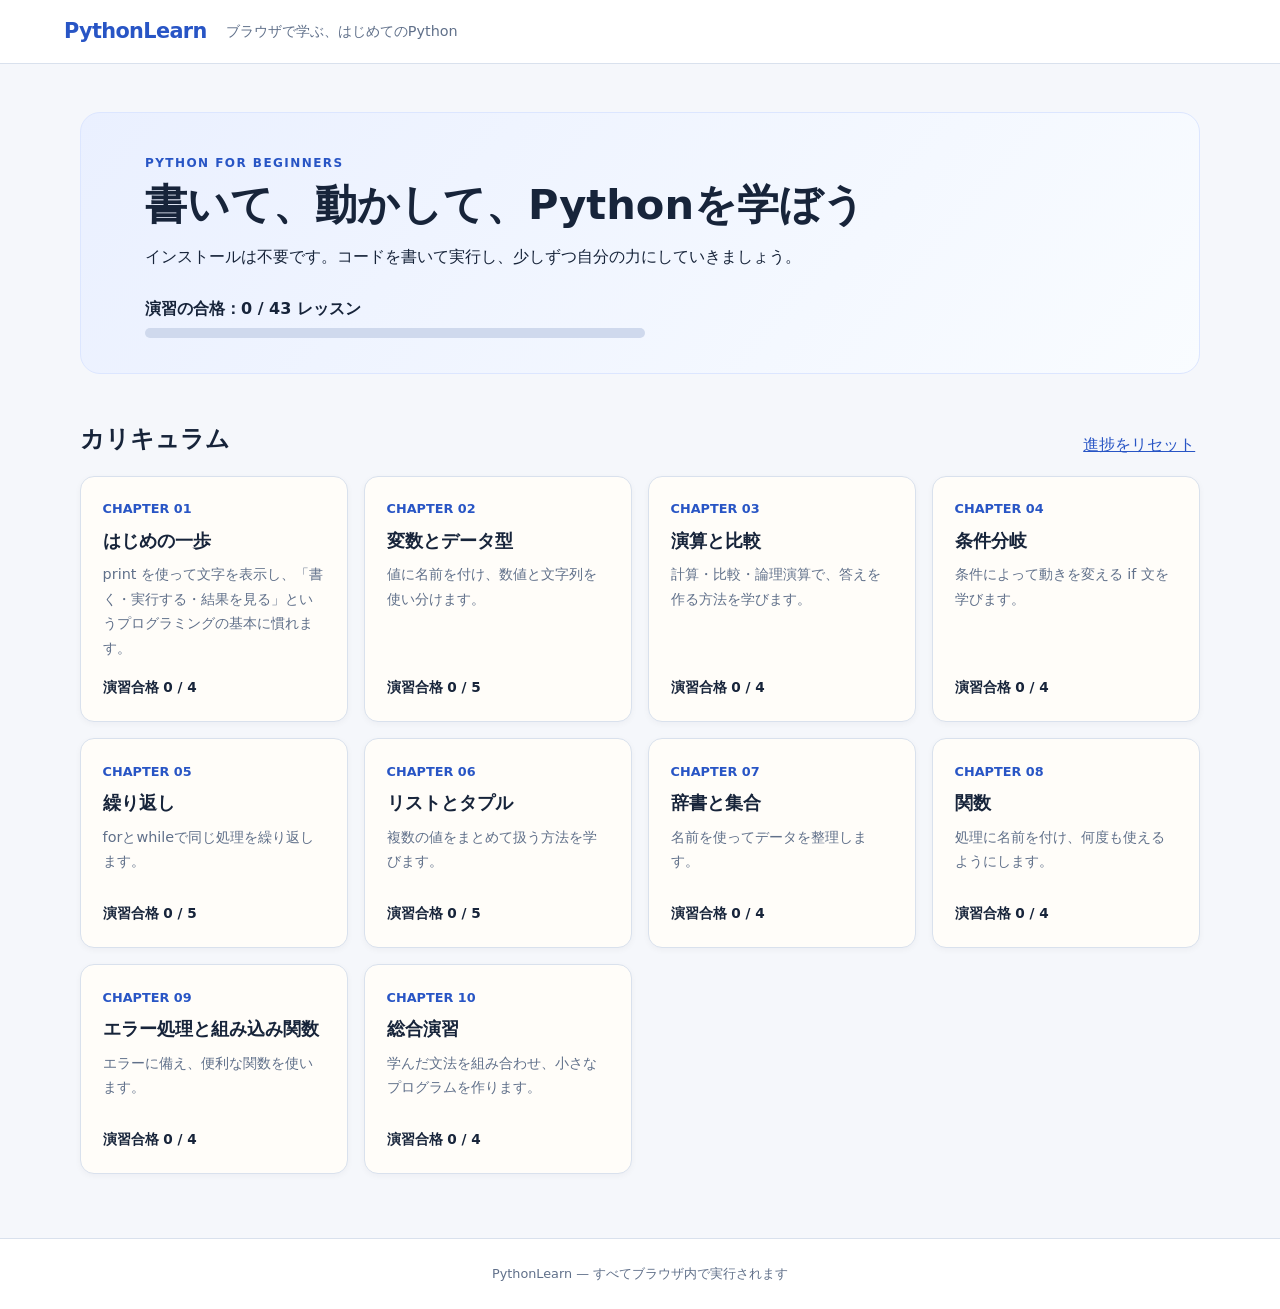
<file: index.html>
<!doctype html>
<html lang="ja">
<head>
  <meta charset="utf-8">
  <meta name="viewport" content="width=device-width, initial-scale=1">
  <title>PythonLearn | はじめてのPython</title>
  <link rel="stylesheet" href="./css/style.css">
</head>
<body>
  <header class="site-header">
    <a class="brand" href="./index.html" aria-label="PythonLearn トップページ">PythonLearn</a>
    <span class="tagline">ブラウザで学ぶ、はじめてのPython</span>
  </header>
  <main class="page-shell">
    <section class="hero" aria-labelledby="page-title">
      <p class="eyebrow">PYTHON FOR BEGINNERS</p>
      <h1 id="page-title">書いて、動かして、Pythonを学ぼう</h1>
      <p>インストールは不要です。コードを書いて実行し、少しずつ自分の力にしていきましょう。</p>
      <div class="progress-summary" aria-live="polite">
        <span id="progress-text">学習データを読み込んでいます…</span>
        <div class="progress-bar" aria-hidden="true"><span id="progress-bar-fill"></span></div>
      </div>
    </section>
    <section aria-labelledby="chapters-title">
      <div class="section-heading">
        <h2 id="chapters-title">カリキュラム</h2>
        <button id="reset-progress" class="text-button" type="button">進捗をリセット</button>
      </div>
      <div id="chapter-list" class="chapter-grid" aria-live="polite"></div>
      <p id="load-error" class="notice warning" hidden></p>
    </section>
  </main>
  <footer class="site-footer">PythonLearn — すべてブラウザ内で実行されます</footer>
  <script type="module" src="./js/app.js"></script>
</body>
</html>
</file>
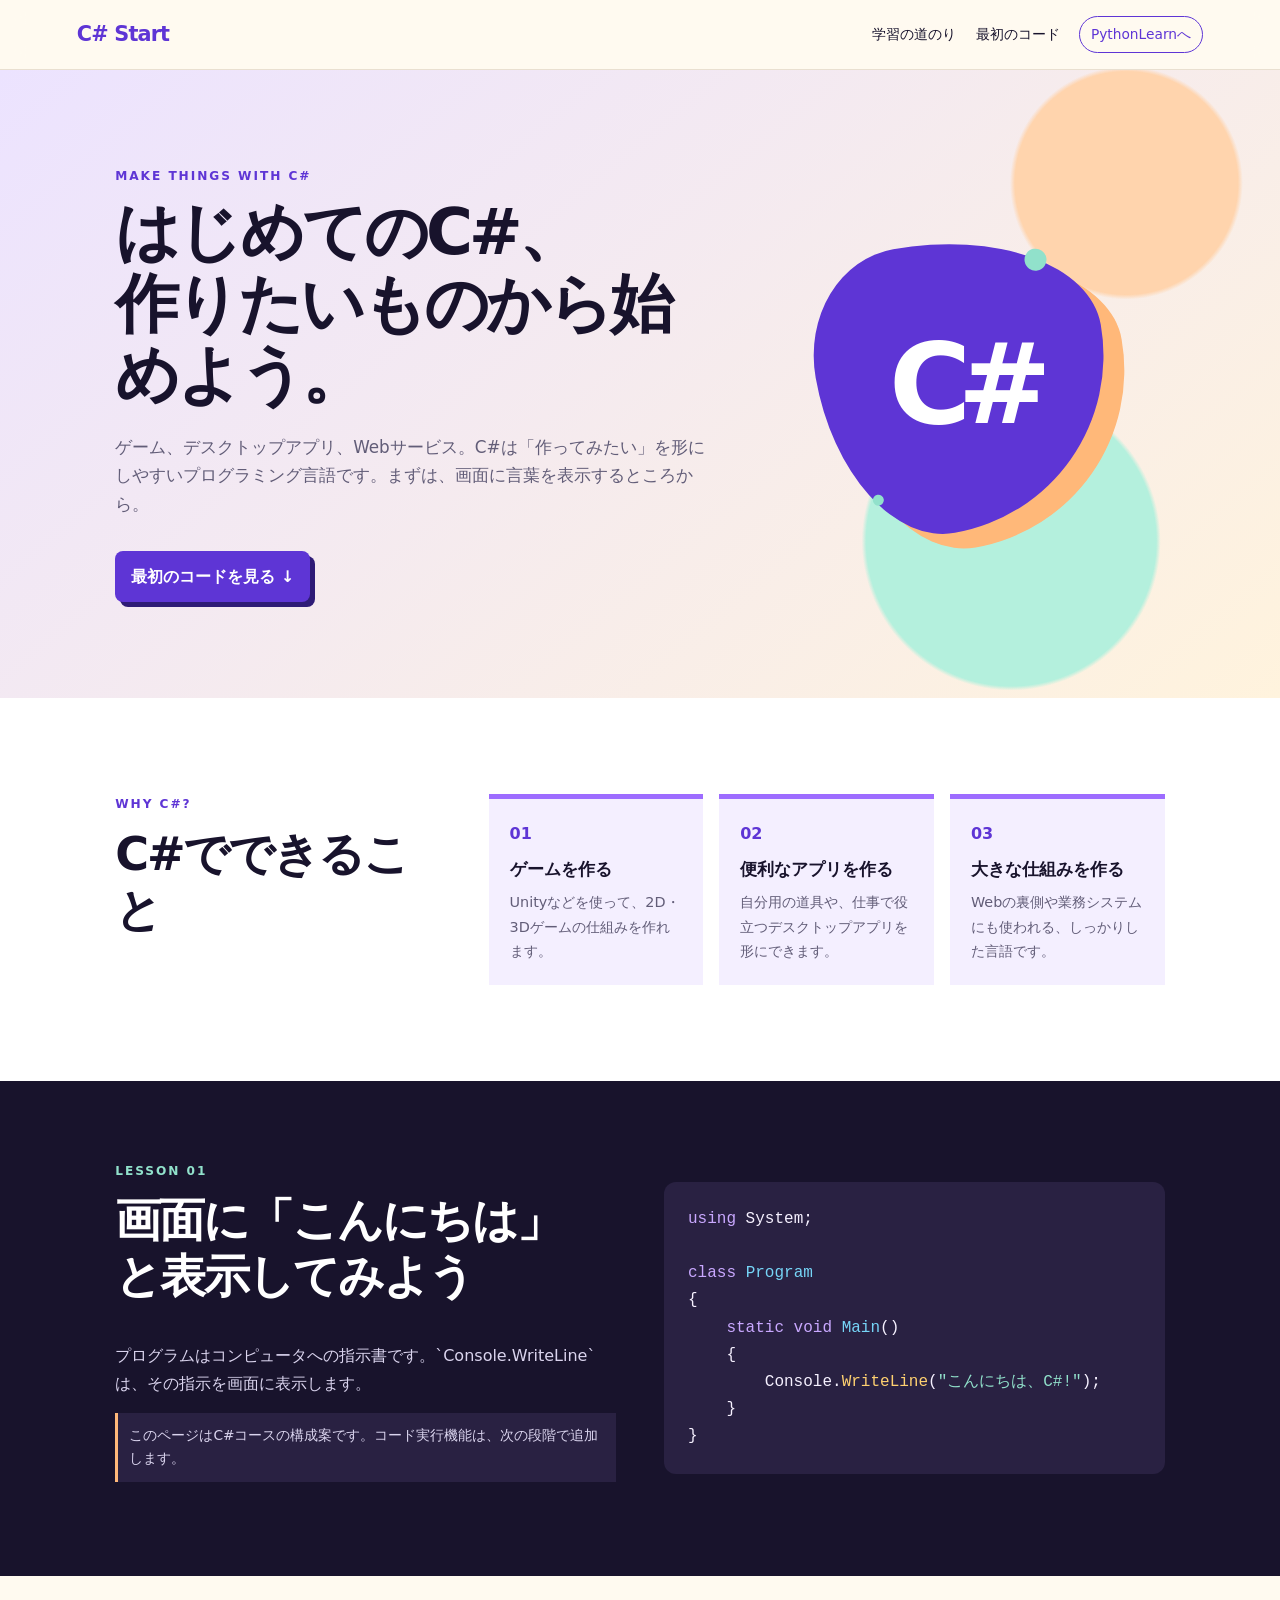
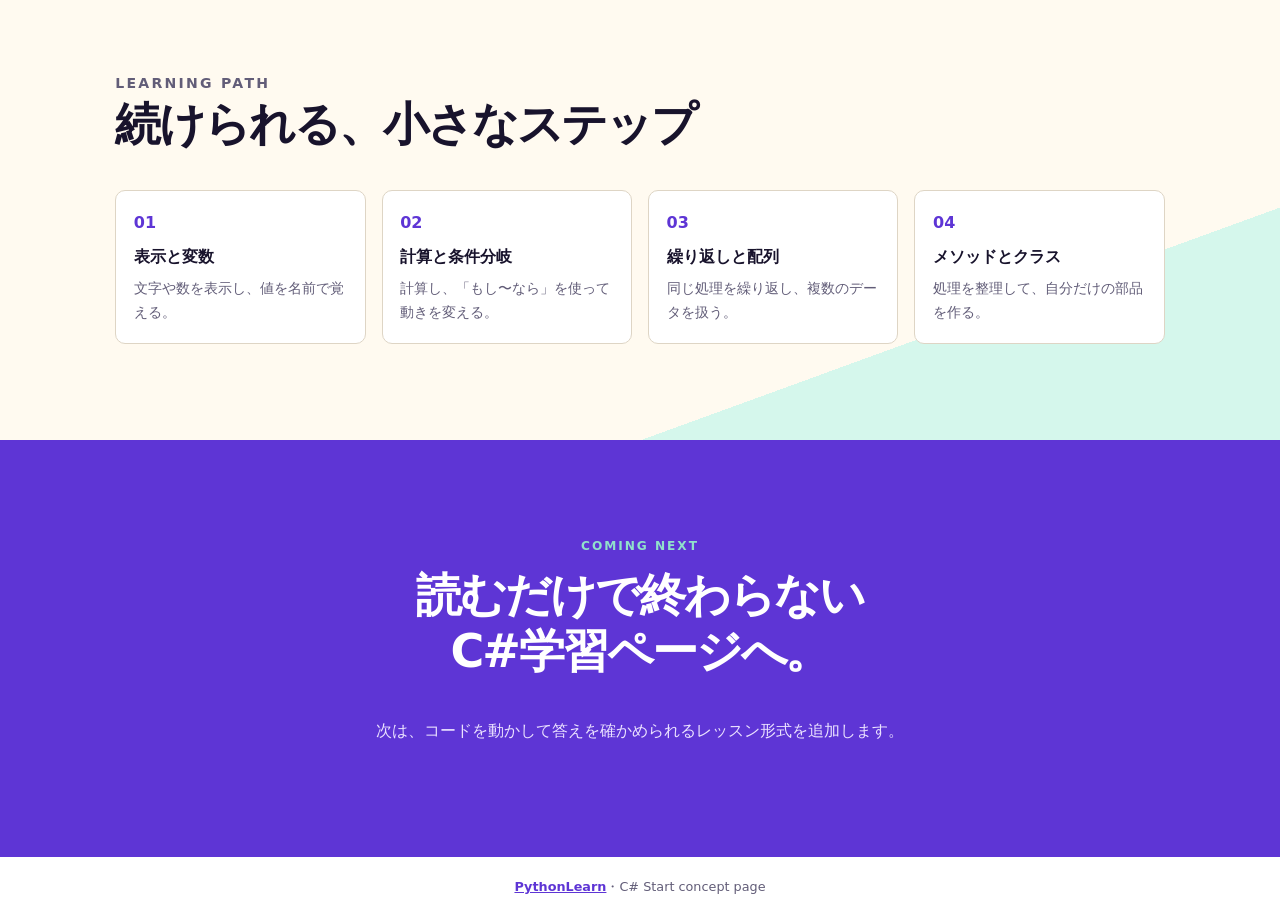
<file: csharp.html>
<!doctype html>
<html lang="ja">
<head>
  <meta charset="utf-8">
  <meta name="viewport" content="width=device-width, initial-scale=1">
  <meta name="description" content="C#をはじめる人のための、やさしい学習ロードマップ">
  <title>C# Start | はじめてのC#</title>
  <link rel="stylesheet" href="./css/csharp.css">
</head>
<body>
  <header class="topbar">
    <a class="brand" href="./csharp.html">C# Start</a>
    <nav aria-label="サイト内移動"><a href="#roadmap">学習の道のり</a><a href="#first-code">最初のコード</a><a class="python-link" href="./index.html">PythonLearnへ</a></nav>
  </header>

  <main>
    <section class="hero" aria-labelledby="page-title">
      <div class="hero-copy">
        <p class="eyebrow">MAKE THINGS WITH C#</p>
        <h1 id="page-title">はじめてのC#、<br>作りたいものから始めよう。</h1>
        <p class="lead">ゲーム、デスクトップアプリ、Webサービス。C#は「作ってみたい」を形にしやすいプログラミング言語です。まずは、画面に言葉を表示するところから。</p>
        <a class="button" href="#first-code">最初のコードを見る <span aria-hidden="true">↓</span></a>
      </div>
      <div class="hero-mark" aria-hidden="true"><span>C#</span><i></i><b></b></div>
    </section>

    <section class="why" aria-labelledby="why-title">
      <div><p class="eyebrow">WHY C#?</p><h2 id="why-title">C#でできること</h2></div>
      <div class="feature-grid">
        <article><span class="feature-number">01</span><h3>ゲームを作る</h3><p>Unityなどを使って、2D・3Dゲームの仕組みを作れます。</p></article>
        <article><span class="feature-number">02</span><h3>便利なアプリを作る</h3><p>自分用の道具や、仕事で役立つデスクトップアプリを形にできます。</p></article>
        <article><span class="feature-number">03</span><h3>大きな仕組みを作る</h3><p>Webの裏側や業務システムにも使われる、しっかりした言語です。</p></article>
      </div>
    </section>

    <section class="first-code" id="first-code" aria-labelledby="code-title">
      <div class="code-intro"><p class="eyebrow">LESSON 01</p><h2 id="code-title">画面に「こんにちは」<br>と表示してみよう</h2><p>プログラムはコンピュータへの指示書です。`Console.WriteLine` は、その指示を画面に表示します。</p><p class="note">このページはC#コースの構成案です。コード実行機能は、次の段階で追加します。</p></div>
      <pre class="code"><code><span class="purple">using</span> System;

<span class="purple">class</span> <span class="sky">Program</span>
{
    <span class="purple">static void</span> <span class="sky">Main</span>()
    {
        Console.<span class="yellow">WriteLine</span>(<span class="green">"こんにちは、C#!"</span>);
    }
}</code></pre>
    </section>

    <section class="roadmap" id="roadmap" aria-labelledby="roadmap-title">
      <p class="eyebrow">LEARNING PATH</p><h2 id="roadmap-title">続けられる、小さなステップ</h2>
      <ol>
        <li><span>01</span><div><h3>表示と変数</h3><p>文字や数を表示し、値を名前で覚える。</p></div></li>
        <li><span>02</span><div><h3>計算と条件分岐</h3><p>計算し、「もし〜なら」を使って動きを変える。</p></div></li>
        <li><span>03</span><div><h3>繰り返しと配列</h3><p>同じ処理を繰り返し、複数のデータを扱う。</p></div></li>
        <li><span>04</span><div><h3>メソッドとクラス</h3><p>処理を整理して、自分だけの部品を作る。</p></div></li>
      </ol>
    </section>

    <section class="closing"><p class="eyebrow">COMING NEXT</p><h2>読むだけで終わらない<br>C#学習ページへ。</h2><p>次は、コードを動かして答えを確かめられるレッスン形式を追加します。</p></section>
  </main>
  <footer><a href="./index.html">PythonLearn</a><span>・</span><span>C# Start concept page</span></footer>
</body>
</html>
</file>
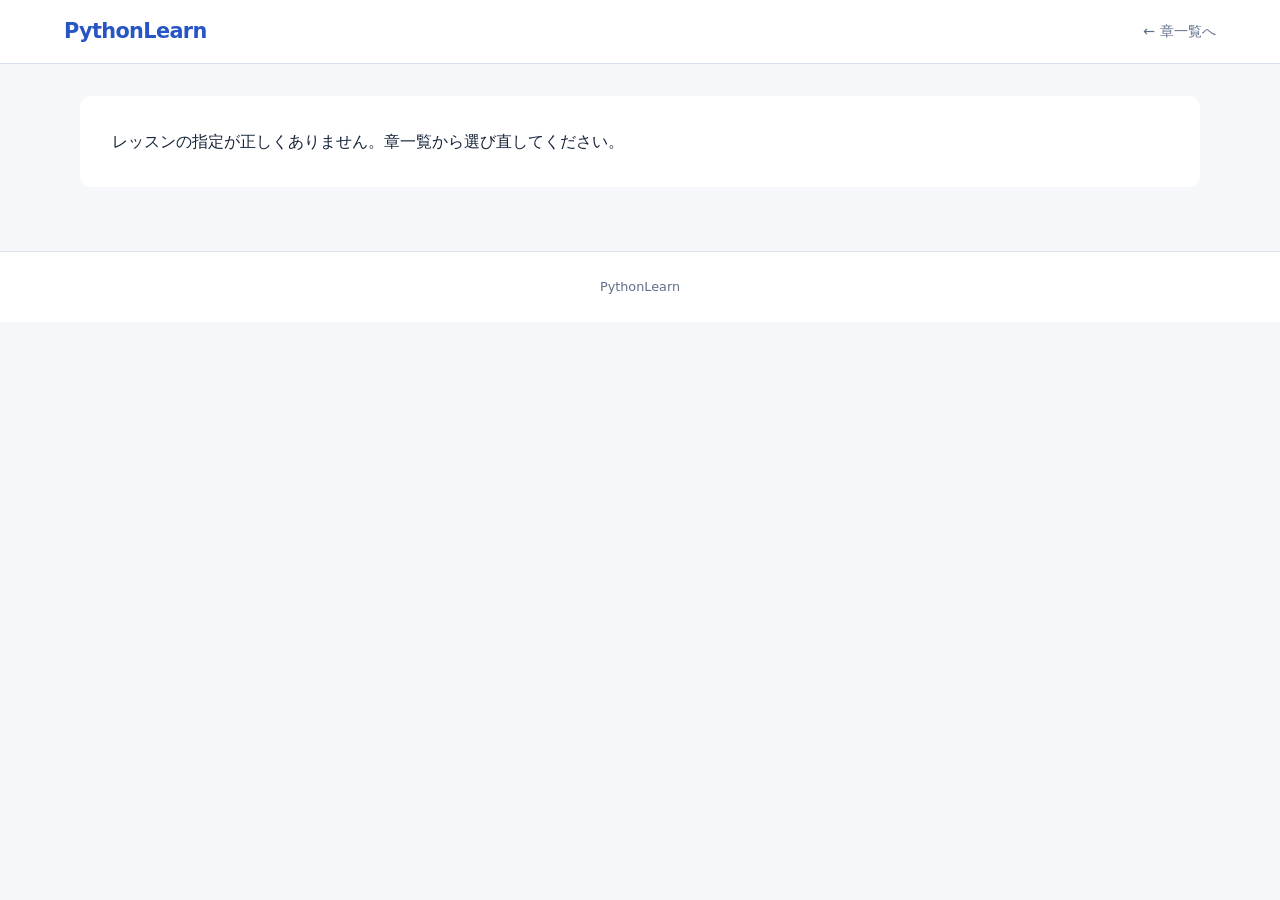
<file: lesson.html>
<!doctype html>
<html lang="ja">
<head>
  <meta charset="utf-8">
  <meta name="viewport" content="width=device-width, initial-scale=1">
  <title>PythonLearn</title>
  <link rel="stylesheet" href="./css/style.css">
  <script type="importmap">
  {"imports":{"codemirror":"https://esm.sh/*codemirror@6.0.2","@codemirror/autocomplete":"https://esm.sh/*@codemirror/autocomplete@6.20.3","@codemirror/commands":"https://esm.sh/*@codemirror/commands@6.10.4","@codemirror/language":"https://esm.sh/*@codemirror/language@6.12.4","@codemirror/lang-python":"https://esm.sh/*@codemirror/lang-python@6.2.1","@codemirror/lint":"https://esm.sh/*@codemirror/lint@6.9.7","@codemirror/search":"https://esm.sh/*@codemirror/search@6.7.1","@codemirror/state":"https://esm.sh/*@codemirror/state@6.7.1","@codemirror/view":"https://esm.sh/*@codemirror/view@6.43.6","@lezer/common":"https://esm.sh/*@lezer/common@1.5.2","@lezer/highlight":"https://esm.sh/*@lezer/highlight@1.2.3","@lezer/lr":"https://esm.sh/*@lezer/lr@1.4.10","@lezer/python":"https://esm.sh/*@lezer/python@1.1.19","@marijn/find-cluster-break":"https://esm.sh/@marijn/find-cluster-break@1.0.3","crelt":"https://esm.sh/crelt@1.0.7","style-mod":"https://esm.sh/style-mod@4.1.3","w3c-keyname":"https://esm.sh/w3c-keyname@2.2.8"}}
  </script>
</head>
<body>
  <header class="site-header"><a class="brand" href="./index.html">PythonLearn</a><a class="back-link" href="./index.html">← 章一覧へ</a></header>
  <main class="lesson-shell" id="lesson-page" aria-live="polite">
    <p class="loading-message">レッスンを読み込んでいます…</p>
  </main>
  <footer class="site-footer">PythonLearn</footer>
  <script type="module" src="./js/lesson.js"></script>
</body>
</html>
</file>
<file: css/style.css>
:root { --ink:#17243a; --muted:#60708a; --paper:#fffdf9; --canvas:#f5f7fb; --blue:#2855c5; --blue-dark:#1d429d; --mint:#ddf5e8; --line:#d9e1ed; --warn:#fff2d6; --danger:#a63032; --code:#101827; }
* { box-sizing:border-box; }
html { background:var(--canvas); }
body { margin:0; color:var(--ink); background:var(--canvas); font-family:system-ui,-apple-system,"Hiragino Kaku Gothic ProN","Noto Sans JP",Meiryo,sans-serif; line-height:1.7; }
button,input,textarea { font:inherit; }
button { cursor:pointer; }
button:focus-visible,a:focus-visible,textarea:focus-visible { outline:3px solid #f0a43b; outline-offset:3px; }
.site-header { min-height:64px; padding:0 5vw; display:flex; align-items:center; gap:1.2rem; background:#fff; border-bottom:1px solid var(--line); }
.brand { color:var(--blue); font-size:1.3rem; font-weight:800; letter-spacing:-.03em; text-decoration:none; }
.tagline,.back-link { color:var(--muted); font-size:.9rem; }
.back-link { margin-left:auto; text-decoration:none; }.back-link:hover { color:var(--blue); text-decoration:underline; }
.page-shell,.lesson-shell { width:min(1120px,92vw); margin:0 auto; }.page-shell { padding:3rem 0 4rem; }
.hero { padding:2.2rem clamp(1.25rem,5vw,4rem); border-radius:20px; background:linear-gradient(130deg,#eaf0ff,#f9fcff); border:1px solid #dce6ff; margin-bottom:2.5rem; }
.hero h1 { font-size:clamp(1.7rem,4vw,2.6rem); line-height:1.3; margin:.1rem 0 .7rem; }.hero p { max-width:52rem; margin:.3rem 0; }
.eyebrow { color:var(--blue); letter-spacing:.12em; font-size:.75rem; font-weight:800; }.progress-summary { margin-top:1.5rem; max-width:500px; font-weight:700; }.progress-bar { height:.6rem; border-radius:999px; background:#cfd9ed; overflow:hidden; margin-top:.4rem; }.progress-bar span { display:block; height:100%; width:0; background:var(--blue); transition:width .2s ease; }
.section-heading { display:flex; align-items:center; justify-content:space-between; gap:1rem; }.section-heading h2 { margin:.3rem 0 1rem; }.text-button { color:var(--blue); border:0; background:transparent; text-decoration:underline; padding:.3rem; }
.chapter-grid { display:grid; grid-template-columns:repeat(auto-fit,minmax(250px,1fr)); gap:1rem; }.chapter-card { display:flex; flex-direction:column; min-height:210px; padding:1.35rem; color:inherit; text-decoration:none; background:var(--paper); border:1px solid var(--line); border-radius:14px; box-shadow:0 2px 6px #17243a0a; transition:transform .15s,box-shadow .15s; }.chapter-card:hover { transform:translateY(-3px); box-shadow:0 8px 20px #17243a18; }.chapter-number { color:var(--blue); font-size:.8rem; font-weight:800; }.chapter-card h3 { margin:.3rem 0 .4rem; font-size:1.15rem; }.chapter-card p { margin:0; color:var(--muted); font-size:.9rem; }.chapter-meta { margin-top:auto; padding-top:1rem; font-size:.85rem; font-weight:700; }.complete-badge { display:inline-block; padding:.15rem .5rem; border-radius:999px; background:var(--mint); color:#155a35; font-size:.78rem; }
.site-footer { padding:1.5rem 5vw; color:var(--muted); font-size:.8rem; text-align:center; border-top:1px solid var(--line); background:#fff; }
.lesson-shell { padding:2rem 0 4rem; }.breadcrumb { color:var(--muted); font-size:.9rem; margin:0 0 1rem; }.lesson-header { padding-bottom:1.6rem; border-bottom:1px solid var(--line); }.lesson-header h1 { font-size:clamp(1.65rem,4vw,2.3rem); line-height:1.35; margin:.25rem 0 .7rem; }.objectives { margin:1rem 0 0; padding:1rem 1.2rem; background:#eef5ff; border-radius:10px; }.objectives h2 { margin:0 0 .35rem; font-size:1rem; }.objectives ul { margin:.25rem 0 0; padding-left:1.3rem; }.lesson-main { display:grid; grid-template-columns:minmax(0,1fr) minmax(320px,.88fr); gap:2rem; align-items:start; margin-top:2rem; }.content-column { min-width:0; }.practice-column { position:sticky; top:1rem; min-width:0; }.content-column h2,.practice-card h2 { font-size:1.25rem; margin:0 0 .8rem; }.content-column h3 { margin:1.6rem 0 .5rem; font-size:1.05rem; }.content-column p { margin:.6rem 0; }.content-column ul { padding-left:1.3rem; }.code-block { margin:.8rem 0; border-radius:10px; overflow:auto; background:var(--code); color:#eaf2ff; }.code-caption { padding:.45rem .75rem; color:#b7c9e8; background:#17243a; font-size:.8rem; }.code-block pre { margin:0; padding:.85rem; font-family:Consolas,"BIZ UDGothic",monospace; font-size:.88rem; line-height:1.55; }.inline-code { padding:.08rem .28rem; color:#133e93; background:#e9effb; border-radius:4px; font-family:Consolas,monospace; font-size:.9em; }.notice { padding:.8rem 1rem; border-radius:9px; }.notice.info { background:#eaf3ff; border-left:4px solid var(--blue); }.notice.warning { background:var(--warn); border-left:4px solid #dc961f; }.example { padding:1.2rem; margin-top:1.5rem; background:#f3f8ff; border-radius:12px; border:1px solid #d9e7fa; }.example h2 { margin-top:0; }.example-note { font-size:.9rem; }.button-row { display:flex; flex-wrap:wrap; gap:.6rem; margin-top:.8rem; }.button { border:1px solid var(--blue); border-radius:8px; padding:.55rem .9rem; color:#fff; background:var(--blue); font-weight:700; }.button:hover:not(:disabled) { background:var(--blue-dark); }.button.secondary { color:var(--blue); background:#fff; }.button:disabled { opacity:.55; cursor:not-allowed; }.practice-card { padding:1.2rem; background:#fff; border:1px solid var(--line); border-radius:14px; box-shadow:0 4px 14px #17243a0d; }.editor-host .cm-editor { border:1px solid #9cacc5; border-radius:8px; overflow:hidden; font-size:.88rem; text-align:left; }.editor-host .cm-scroller { min-height:190px; }.fallback-editor { width:100%; min-height:190px; resize:vertical; padding:.7rem; border:1px solid #9cacc5; border-radius:8px; font-family:Consolas,"BIZ UDGothic",monospace; font-size:.9rem; line-height:1.5; }.runner-status { display:block; min-height:1.6rem; margin:.75rem 0 .35rem; color:var(--muted); font-size:.85rem; }.output { min-height:120px; max-height:300px; overflow:auto; margin:0; padding:.85rem; color:#eaf2ff; background:var(--code); border-radius:8px; white-space:pre-wrap; word-break:break-word; font-family:Consolas,"BIZ UDGothic",monospace; font-size:.82rem; line-height:1.5; }.output .stderr { color:#ffb0b0; }.output .system { color:#9ac1ff; }.output .success { color:#93e6b1; }.exercise { margin-top:2rem; padding:1.35rem; background:var(--paper); border:1px solid var(--line); border-radius:14px; }.exercise h2 { margin-top:0; }.hint { margin-top:.7rem; }.hint > summary { color:var(--blue); cursor:pointer; font-weight:700; }.hint-content { padding:.5rem .1rem; }.solution { margin-top:1rem; }.solution summary { cursor:pointer; font-weight:700; }.result { margin-top:1rem; padding:.75rem 1rem; border-radius:8px; font-weight:700; }.result.success { background:var(--mint); color:#155a35; }.result.failure { background:#ffeaeb; color:var(--danger); }.lesson-nav { display:flex; justify-content:space-between; gap:1rem; margin-top:2rem; }.lesson-nav a { color:var(--blue); }.loading-message { color:var(--muted); }.error-page { padding:2rem; background:#fff; border-radius:12px; }.is-hidden { display:none!important; }
@media (max-width:820px) { .lesson-main { grid-template-columns:1fr; }.practice-column { position:static; order:-1; }.page-shell { padding-top:1.5rem; }.lesson-shell { padding-top:1.3rem; } }
@media (max-width:480px) { .site-header { padding:0 4vw; }.tagline { display:none; }.hero { border-radius:14px; }.exercise,.practice-card { padding:1rem; }.lesson-nav { font-size:.9rem; } }
</file>
<file: css/csharp.css>
:root{--ink:#18132c;--cream:#fffaf0;--violet:#5e35d5;--purple:#9d6cff;--peach:#ffb879;--mint:#91e1cb;--sky:#76d5f7;--muted:#625d78}*{box-sizing:border-box}html{scroll-behavior:smooth}body{margin:0;background:var(--cream);color:var(--ink);font-family:system-ui,-apple-system,"Hiragino Kaku Gothic ProN","Noto Sans JP",Meiryo,sans-serif;line-height:1.7}.topbar{min-height:70px;padding:0 6vw;display:flex;align-items:center;justify-content:space-between;background:#fffaf0cc;backdrop-filter:blur(12px);position:sticky;top:0;z-index:2;border-bottom:1px solid #e9dfd0}.brand{font-weight:900;font-size:1.3rem;color:var(--violet);text-decoration:none;letter-spacing:-.04em}.topbar nav{display:flex;align-items:center;gap:1.2rem}.topbar nav a{color:var(--ink);font-size:.86rem;text-decoration:none}.topbar nav a:hover{text-decoration:underline}.topbar .python-link{padding:.35rem .7rem;border:1px solid var(--violet);border-radius:999px;color:var(--violet)}.hero{min-height:540px;padding:6rem 9vw;display:grid;grid-template-columns:1.2fr .8fr;gap:3rem;align-items:center;background:radial-gradient(circle at 88% 18%,#ffd4ad 0 9%,transparent 9.4%),radial-gradient(circle at 79% 75%,#b4f0dd 0 13%,transparent 13.4%),linear-gradient(140deg,#ece3ff,#fff3dd)}.eyebrow{margin:0 0 .65rem;font-size:.76rem;letter-spacing:.16em;font-weight:900;color:var(--violet)}h1,h2,h3,p{margin-top:0}h1{font-size:clamp(2.35rem,5vw,4.5rem);line-height:1.12;letter-spacing:-.06em;margin-bottom:1.3rem}h2{font-size:clamp(1.7rem,3.6vw,3rem);line-height:1.22;letter-spacing:-.045em}.lead{max-width:39rem;font-size:1.05rem;color:var(--muted)}.button{display:inline-block;margin-top:1rem;padding:.75rem 1rem;color:#fff;background:var(--violet);font-weight:800;text-decoration:none;border-radius:8px;box-shadow:5px 5px 0 #2e1b76}.button:hover{transform:translate(2px,2px);box-shadow:3px 3px 0 #2e1b76}.hero-mark{width:min(290px,65vw);aspect-ratio:1;margin:auto;border-radius:34% 66% 62% 38%/39% 38% 62% 61%;background:var(--violet);display:grid;place-items:center;transform:rotate(-10deg);box-shadow:18px 18px 0 var(--peach);position:relative}.hero-mark span{color:#fff;font-weight:900;font-size:clamp(4rem,10vw,7rem);letter-spacing:-.12em;transform:rotate(10deg)}.hero-mark i,.hero-mark b{position:absolute;border-radius:50%;background:var(--mint)}.hero-mark i{width:22px;height:22px;top:24px;right:42px}.hero-mark b{width:11px;height:11px;bottom:40px;left:35px}.why,.roadmap{padding:6rem 9vw}.why{display:grid;grid-template-columns:.65fr 1.35fr;gap:3rem;background:#fff}.feature-grid{display:grid;grid-template-columns:repeat(3,1fr);gap:1rem}.feature-grid article{padding:1.3rem;border-top:5px solid var(--purple);background:#f4efff}.feature-grid h3{margin:.45rem 0;font-size:1.05rem}.feature-grid p{margin:0;color:var(--muted);font-size:.9rem}.feature-number{font-weight:900;color:var(--violet)}.first-code{padding:5rem 9vw;display:grid;grid-template-columns:1fr 1fr;gap:3rem;align-items:center;background:var(--ink);color:#fff}.code-intro p{color:#dad4ee}.code-intro .eyebrow{color:var(--mint)}.note{padding:.7rem;border-left:3px solid var(--peach);background:#292142;font-size:.86rem}.code{overflow:auto;margin:0;padding:1.5rem;border-radius:12px;background:#292142;color:#f6f1ff;font:1rem/1.7 Consolas,"BIZ UDGothic",monospace}.purple{color:#c9a8ff}.sky{color:var(--sky)}.yellow{color:#ffd170}.green{color:var(--mint)}.roadmap{background:linear-gradient(160deg,#fffaf0 0 75%,#d5f7ec 75%)}.roadmap ol{margin:2rem 0 0;padding:0;list-style:none;display:grid;grid-template-columns:repeat(4,1fr);gap:1rem}.roadmap li{padding:1.1rem;border:1px solid #ded5c5;border-radius:10px;background:#fff}.roadmap li>span{display:block;color:var(--violet);font-weight:900}.roadmap h3{margin:.45rem 0;font-size:1rem}.roadmap p{margin:0;color:var(--muted);font-size:.88rem}.closing{padding:6rem 9vw;text-align:center;background:var(--violet);color:#fff}.closing .eyebrow{color:var(--mint)}.closing p:not(.eyebrow){color:#ebe2ff}footer{padding:1.2rem 6vw;text-align:center;font-size:.8rem;color:var(--muted);background:#fff}footer a{color:var(--violet);font-weight:800}@media(max-width:760px){.topbar{padding:0 5vw}.topbar nav a:not(.python-link){display:none}.hero,.first-code,.why{grid-template-columns:1fr;padding:4rem 7vw}.hero{min-height:auto}.hero-mark{margin-top:1.5rem}.feature-grid,.roadmap ol{grid-template-columns:1fr}.why,.roadmap{padding:4rem 7vw}.first-code{gap:1.5rem}.code{font-size:.82rem}.topbar nav{gap:.5rem}}@media(max-width:390px){.topbar{min-height:60px}.brand{font-size:1.1rem}}
</file>
